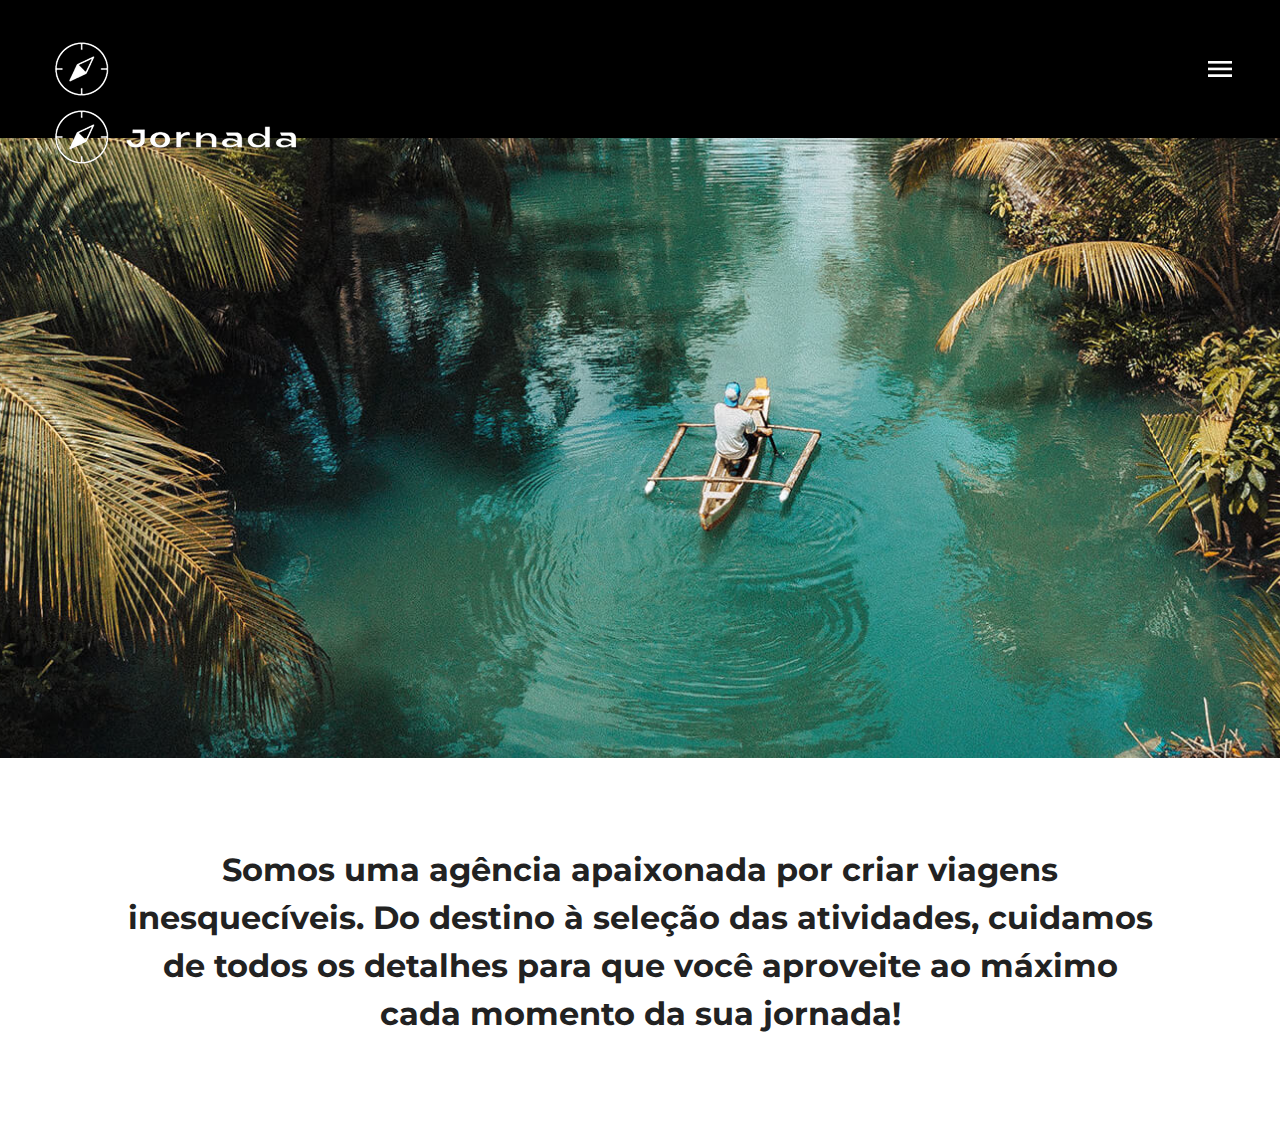
<file: SiteJornadaViagens/index.html>
<!DOCTYPE html>
<html lang="pt-br">
<head>
    <meta charset="UTF-8">
    <meta name="viewport" content="width=device-width, initial-scale=1.0">
    <title>Jornada Viagens</title>
    <link rel="stylesheet" href="css/style.css">
</head>
<body>
    <header>
      <a class="logo" href="index.html" title="Voltar para pagina inicial" >
        <img class="logo-mobile" src="img/Logo-provisória-branca 1.png" alt="Bussola do lago na cor branca">
        <img class="logo-desktop" src="img/Logo-provisória-branca 1 (1).png" alt="Bussola do logo">
      </a>
      <div class="navegacao-menu">
        <label for="menu">
          <img src="img/menu.png" alt="menu">
        </label>
        <input type="checkbox" id="menu" hidden>
        <nav>
          <ul class="list-links">
            <li><a href="blog.html" target="_blank" title="acessar blog">Blog</a></li>
            <li><a href="pacotes.html" target="_blank" title="acessartes de viagem">Pacotes de viagem</a></li>
            <li><a href="contato.html" target="_blank" title="acessar contato">Contato</a></li>
          </ul>
        </nav>
      </div>
    </header>
    <section class="hero">
      <div class="hero-img"></div>
      <!-- <img src="img/hero-mobile.jpg" alt=""> -->
      <h2>Somos uma agência apaixonada por criar viagens inesquecíveis. Do destino à seleção das atividades, cuidamos de todos os detalhes para que você aproveite ao máximo cada momento da sua jornada!</h2>
    </section>
</body>
</html>
</file>
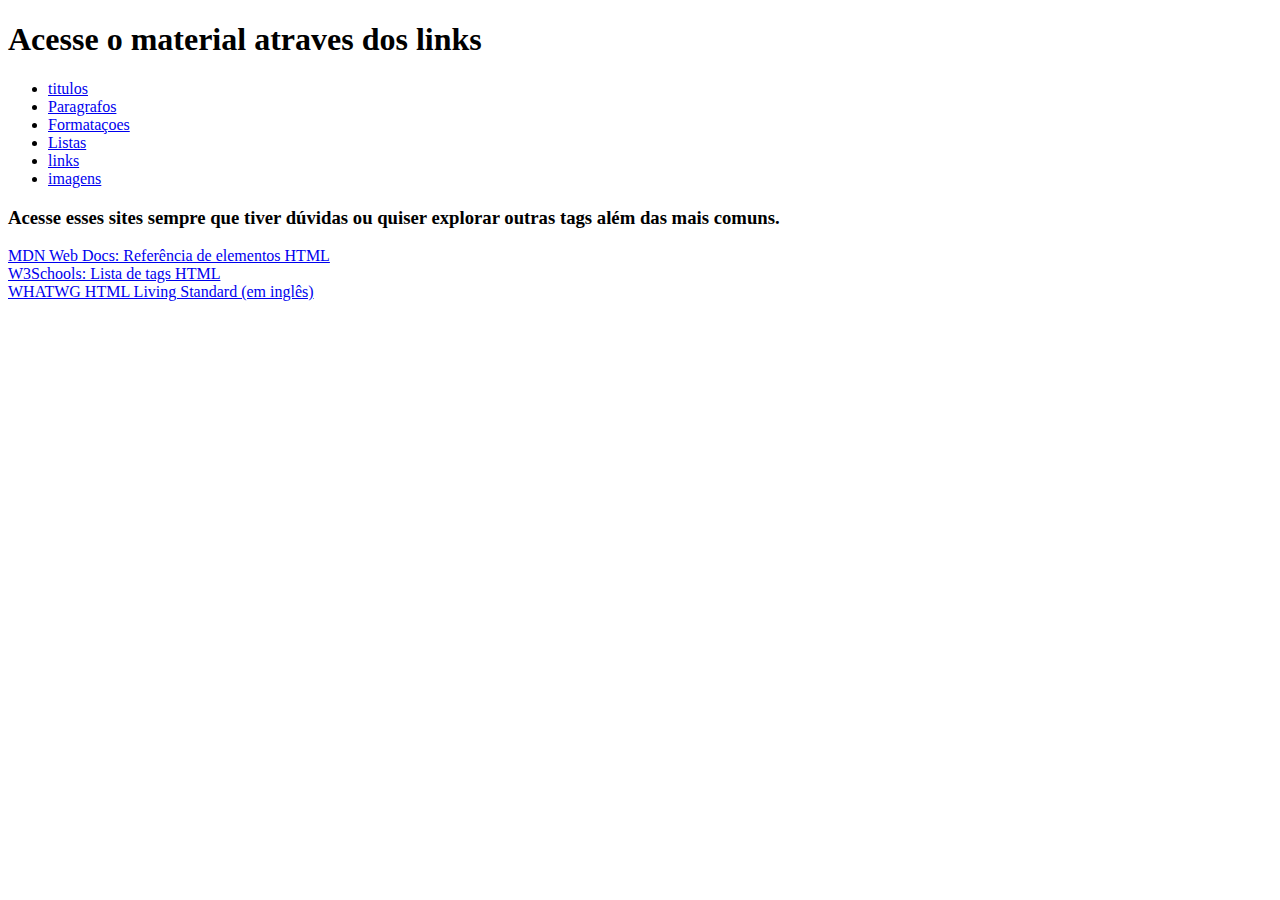
<file: tags-html/index.html>
<!DOCTYPE html>
<html lang="pt-br">
<head>
    <meta charset="UTF-8">
    <meta name="viewport" content="width=device-width, initial-scale=1.0">
    <title> TAGS HTML</title>
</head>
<body>
    <h1>Acesse o material atraves dos links</h1>
    <ul>
        <li><a href="titulos.html" target="_blank">titulos</a></li>
        <li><a href="Paragrafos.html" target="_blank">Paragrafos</a></li>
        <li><a href="formataçoes.html" target="_blank">Formataçoes</a></li>
        <li><a href="listas.html" target="_blank">Listas</a></li>
        <li><a href="links.html" target="_blank">links</a></li>
        <li><a href="imagens.html" target="_blank">imagens</a></li>
    </ul> 
    <h3>Acesse esses sites sempre que tiver dúvidas ou quiser explorar outras tags além das mais comuns.</h3>
    <a href="https://developer.mozilla.org/en-US/docs/Web/HTML/Reference/Elements/kbd" target="_blank">MDN Web Docs: Referência de elementos HTML</a> <br>
    <a href="https://www.w3schools.com/tags/default.asp" target="_blank">W3Schools: Lista de tags HTML</a><br>
    <a href="https://html.spec.whatwg.org/multipage/" target="_blank">WHATWG HTML Living Standard (em inglês)</a>
</body>
</html>
</file>
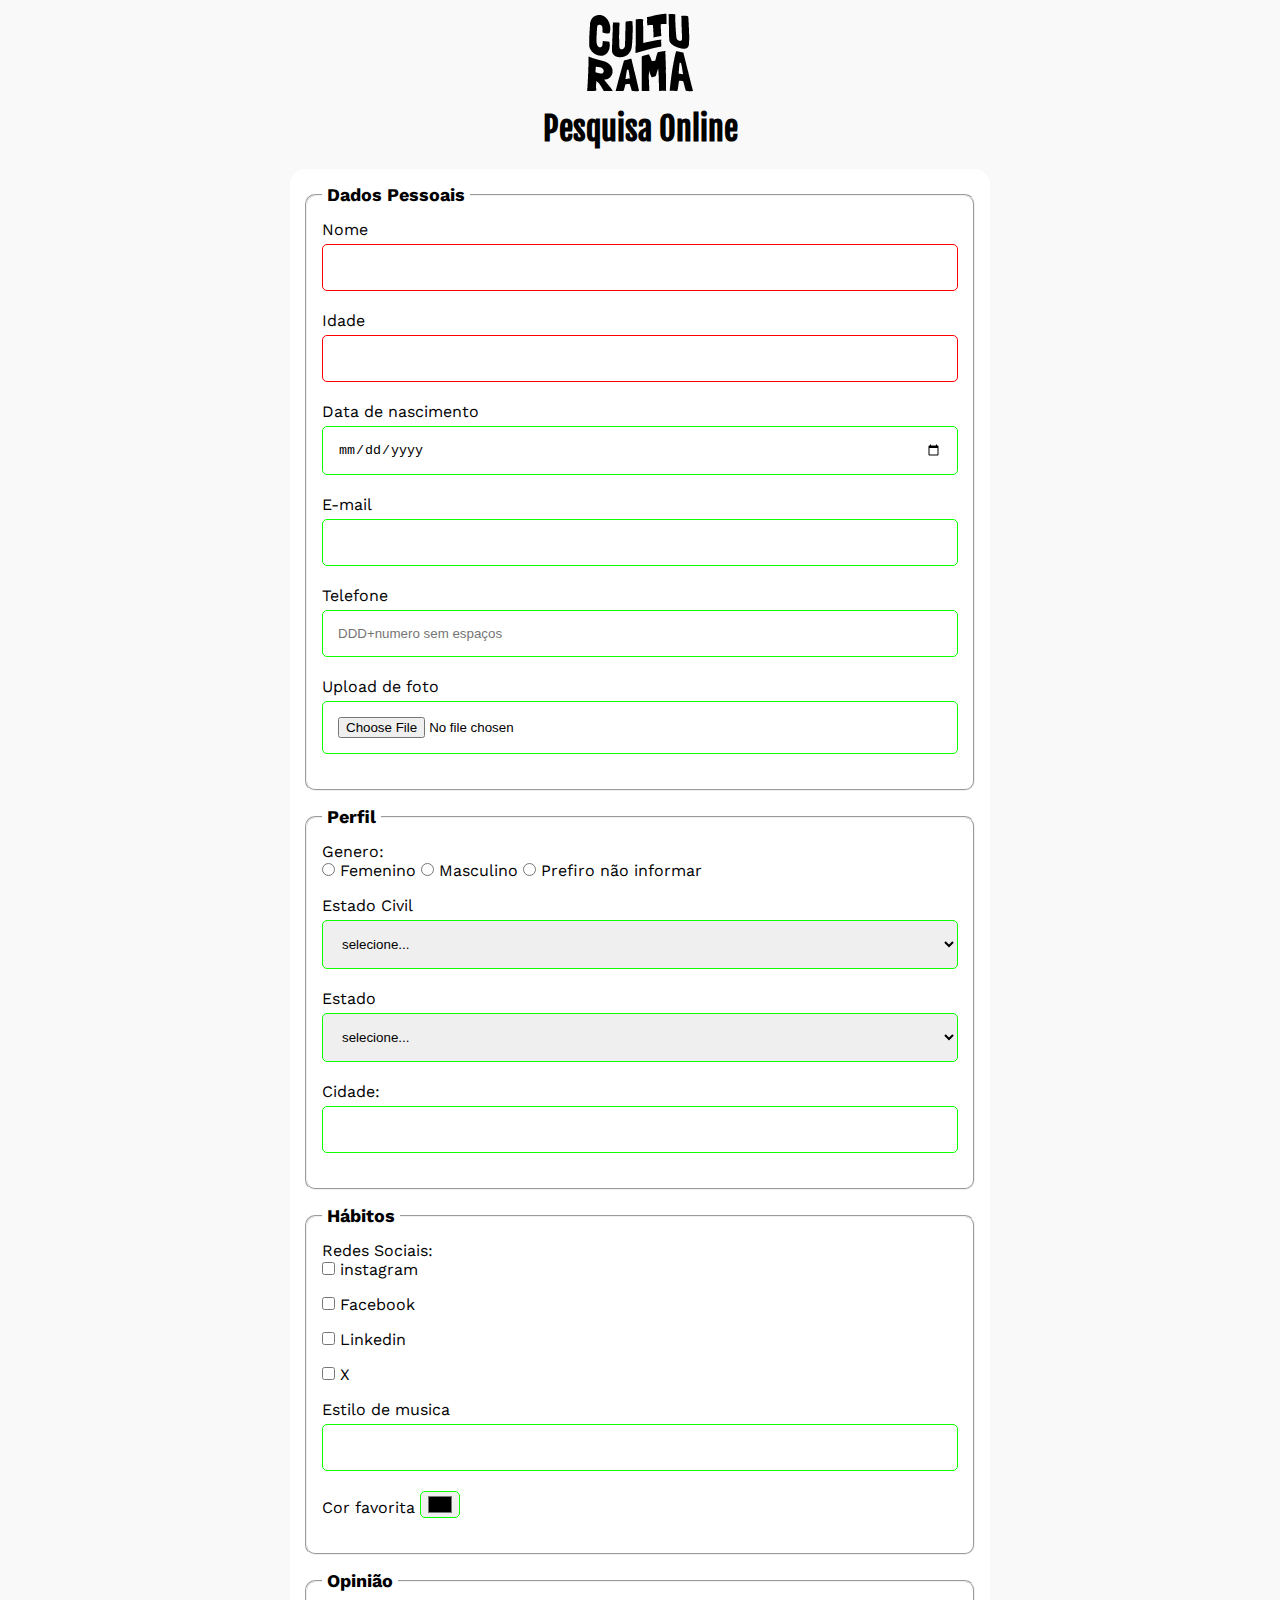
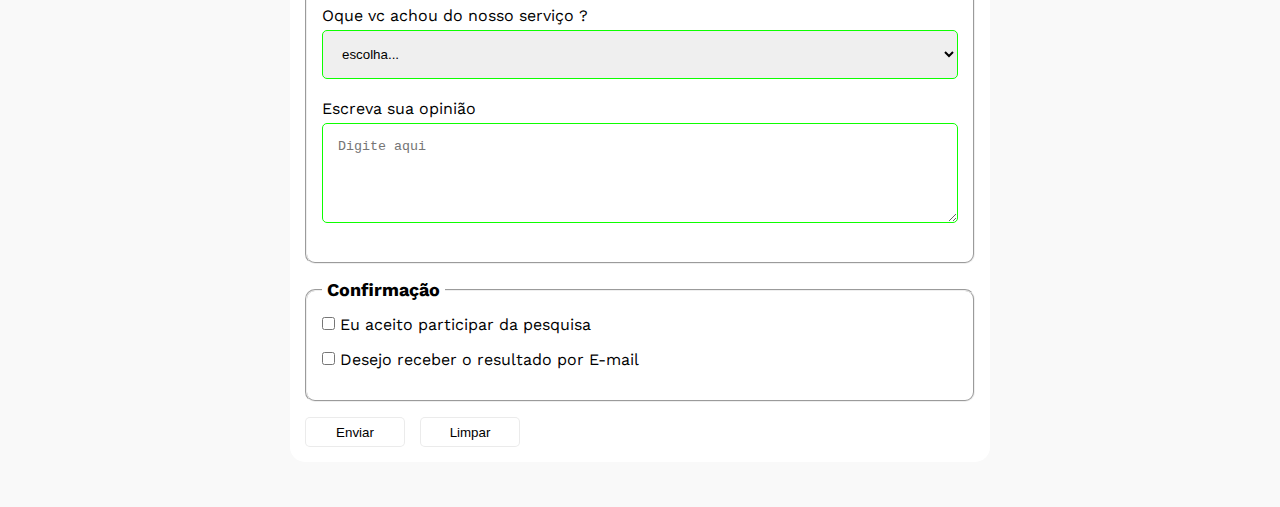
<file: tags-html/pesquisa-culturama/index.html>
<!DOCTYPE html>
<html lang="pt-br">
<head>
    <meta charset="UTF-8">
    <meta name="viewport" content="width=device-width, initial-scale=1.0">
    <title>Pesquisa Culturama</title>

    <link rel="preconnect" href="https://fonts.googleapis.com">
    <link rel="preconnect" href="https://fonts.gstatic.com" crossorigin>
    <link href="https://fonts.googleapis.com/css2?family=Fjalla+One&family=Work+Sans&display=swap" rel="stylesheet">

    <link rel="stylesheet" href="style.css">
    <link rel="shortcut icon" href="img/culturama-favico.png" type="image/x-icon">
</head>
<body>
    <main>
        <header>
            <img src="img/logo-culturama.png" alt="Logo Culturama">
            <h1>Pesquisa Online</h1>
        </header>
        <section>
            <form action="" method="get"> <!--action recebe uma url de destino dos dados-->
                <!-- dados pessoais -->
                <fieldset>
                    <legend>Dados Pessoais</legend>
                    <label for="name">Nome</label>
                    <input type="text" name="userName" required id="name"><br>

                    <label for="age">Idade</label>
                    <input type="number" id="age"min="12" max="100" required><br>

                    <label for="birthdate">Data de nascimento</label>
                    <input type="date" name="birthdate" id="birthdate"><br>

                    <label for="useremail">E-mail</label>
                    <input type="email" name="useremail" id="useremail"><br>

                    <label for="userphone">Telefone</label>
                    <input type="tel" name="userphone" id="userphone" pattern="[0-9]{11}" placeholder="DDD+numero sem espaços"><br>

                    <label for="userimage">Upload de foto</label>
                    <input type="file" accept="image/*" id="userimage" name="userimage"><br>
                </fieldset>
                <fieldset> 
                    <legend>Perfil</legend>
                    <p>Genero:</p>
                    <input type="radio" name="userGender" id="fem" value="Femenino">
                    <label for="fem">Femenino</label>

                    <input type="radio" name="userGender" id="masc" value="Masculino">
                    <label for="masc">Masculino</label>

                    <input type="radio" name="userGender" id="Notinfotmat" value="Notinfotmat">
                    <label for="Notinfotmat">Prefiro não informar</label> <br>

                    <label for="maritalStatus">Estado Civil</label>
                    <select id="maritalStatus" name="userMaritalStatus">
                        <option value="notselect">selecione...</option>
                        <option value="casado">casado</option>
                        <option value="casado">Solteiro</option>
                        <option value="casado">Divorciado</option>
                        <option value="casado">União Instavel</option>
                    </select><br>

                    <label for="Userstate">Estado</label>
                    <select name="Userstate" required>
                    <option value="notselect">selecione...</option>
                    <option value="Acre"> Acre </option>
                    <option value="Alagoas"> Alagoas </option>
                    <option value="Amapá"> Amapá </option>
                    <option value="Amazonas"> Amazonas </option>
                    <option value="Bahia"> Bahia </option>
                    <option value="Ceará"> Ceará </option>
                    <option value="Distrito Federal"> Distrito Federal </option>
                    <option value="Espirito Santo"> Espirito Santo </option>
                    <option value="Goiás"> Goiás </option>
                    <option value="Maranhão"> Maranhão </option>
                    <option value="Mato Grosso do Sul"> Mato Grosso do Sul </option>
                    <option value="Mato Grosso "> Mato Grosso </option>
                    <option value="Minas Gerais"> Minas Gerais </option>
                    <option value="Pará"> Pará </option>
                    <option value="Paraíba"> Paraíba </option>
                    <option value="Paraná"> Paraná </option>
                    <option value="Pernambuco"> Pernambuco </option>
                    <option value="Piauí"> Piauí </option>
                    <option value="Rio de Janeiro"> Rio de Janeiro </option>
                    <option value="Rio Grande do Norte"> Rio Grande do Norte </option>
                    <option value="Rio Grande do Su"> Rio Grande do Sul </option>
                    <option value="Rondônia"> Rondônia </option>
                    <option value="Roraima"> Roraima </option>
                    <option value="Santa Catarina"> Santa Catarina </option>
                    <option value="São Paulo"> São Paulo </option>
                    <option value="Sergipe"> Sergipe </option>
                    <option value="Tocantins"> Tocantins </option>
                    </select><br>
                    <label for="city">Cidade:</label>
                    <input type="text" name="userCity">
                </fieldset>
                <fieldset>
                    <legend>Hábitos</legend>
                    <p>Redes Sociais:</p>
                    <input type="checkbox" name="social" id="instagram" value="instagram">
                    <label for="instagram">instagram</label><br>
                    
                    <input type="checkbox" name="social" id="Facebook" value="Facebook">
                    <label for="Facebook">Facebook</label><br>

                    <input type="checkbox" name="social" id="Linkedin" value="Linkedin">
                    <label for="Linkedin">Linkedin</label><br>

                    <input type="checkbox" name="social" id="X" value="X">
                    <label for="social">X</label><br>

                    <label for="musicstyle">Estilo de musica</label>
                    <input list="styleTypes" type="text" id="musicstyle" name="userMusicStyle">
                    <datalist id="styleTypes">
                        <option value="Rock">
                        <option value="pop">
                        <option value="samba">
                        <option value="sertanejo">
                    </datalist>
                    <br>
                    <label for="color">Cor favorita</label>
                    <input type="color" name="userFavoritColor" id="color">
                </fieldset>
                <fieldset>
                    <legend>Opinião</legend>
                    <label for="satisfaction">Oque vc achou do nosso serviço ?</label> <br>
                    <select name="satisfaction" id="satisfaction">
                        <option value="escola">escolha...</option>
                        <option value="Otima">Otima</option>
                        <option value="Boa">Boa</option>
                        <option value="Regular">Regular</option>
                        <option value="Ruim">Ruim</option>
                    <select><br>
                    <label for="commet">Escreva sua opinião</label>   
                    <textarea name="commet" id="commet" placeholder="Digite aqui"></textarea>
                </fieldset>
                <fieldset>
                    <legend>Confirmação</legend>
                    <input type="checkbox" name="userlgpd" id="userlgpdTerm" value="accepted" required>
                    <label for="userlgpdTerm">Eu aceito participar da pesquisa</label><br>

                    <input type="checkbox" name="userGetResult" id="userGetResult" value="accepted" required>
                    <label for="userGetResult">Desejo receber o resultado por E-mail</label><br>
                </fieldset>
                <button type="submit">Enviar</button>
                <button type="reset">Limpar</button>
            </form>
        </section>
    </main>
</body>
</html>
</file>
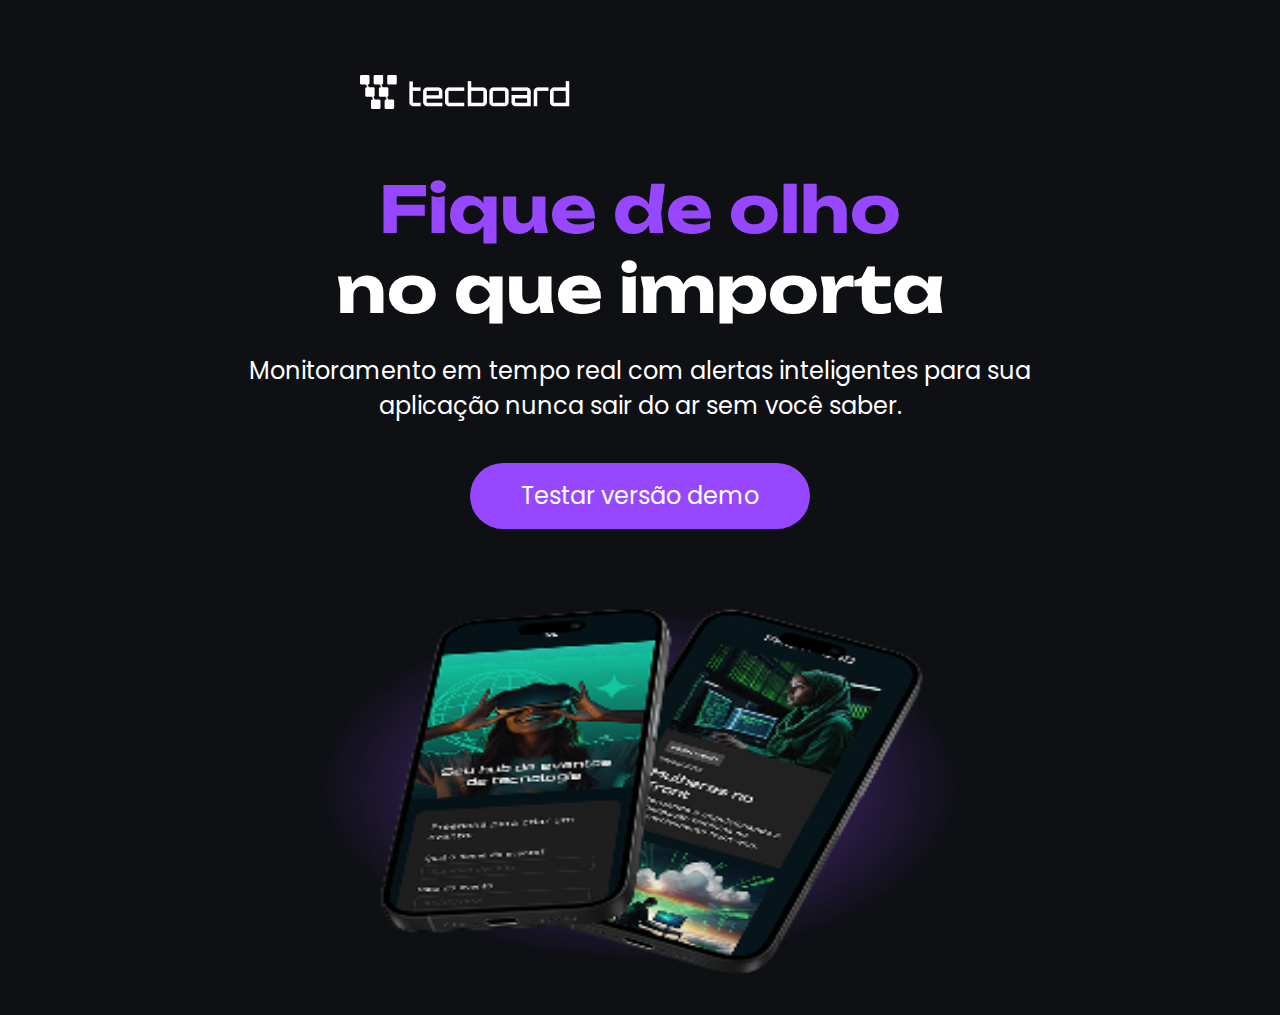
<file: tags-html/tacboard/index.html>
<!DOCTYPE html>
<html lang="pt-br">
<head>
    <meta charset="UTF-8">
    <meta name="viewport" content="width=device-width, initial-scale=1.0">
    <meta name="description" content="Tecboard App - monitore suas aplicações em tempo real, para que elas nunca saiam do ar sem você saber">
    <meta name="og:title" content="Tecboard App">
    <meta name="og:description" content="Monitore suas aplicações em tempo real, para que elas nunca saiam do ar sem você saber">
    <meta name="og:image" content="https://danicastilho.github.io/tecboard/img/celulares-sobrespostos-desktop.png">
    <meta name="og:type" content="website">
    <meta name="og:url" content="https://danicastilho.github.io/tecboard/">

    <link rel="icon" href="favicon-tecboard-roxo.svg" type="image/svg+xml">
    <link rel="stylesheet" href="css/style.css">
    
    <title>Tecboard</title>
    
    <meta name="google-site-verification" content="54-Po2ep1Lbu1mtYSbjfC4UkEeluThC8_FXgffuajUg" />
</head>
<body>
    <header>
        <img src="image/logo-tecboard-branco (1).png" alt="Logo do Tecboard App na cor branca">
    </header>
    <main>
        <section>
            <h1>
                <span>Fique de olho</span>
                <br>no que importa
            </h1>
            <p>Monitoramento em tempo real com alertas inteligentes para sua <span>aplicação</span> nunca sair do ar sem você saber.</p>
            <a href="#" title="Teste a versão demo do App Tecboard">Testar versão demo</a>
            <img src="image/celulares-sobrepostos-mobile.png" alt="Tela do App Tecboard em dois celulares pretos sobrepostos, com destaque para o hub de eventos de tecnologia.">
        </section>
    </main>
</body>
</html>
</file>
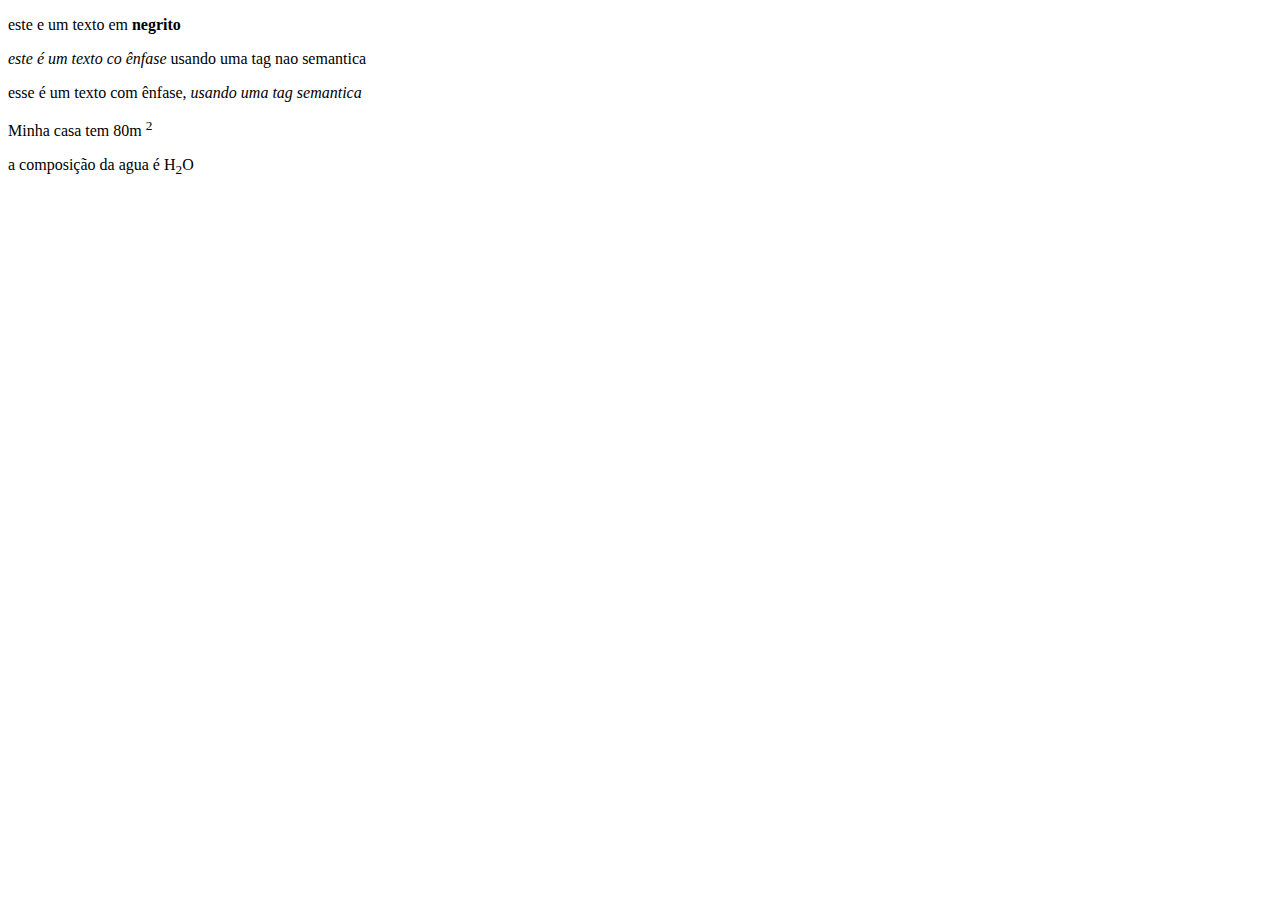
<file: tags-html/formataçoes.html>
<!DOCTYPE html>
<html lang="en">
<head>
    <meta charset="UTF-8">
    <meta name="viewport" content="width=device-width, initial-scale=1.0">
    <title>formataçoes</title>
</head>
<body>
    <p> este e um texto em <strong>negrito</strong></p>

    <p> <i>este é um texto co ênfase</i> usando uma tag nao semantica </p>

    <p>esse é um texto com ênfase, <em>usando uma tag semantica</em></p>

    <p>Minha casa tem 80m <sup>2</sup></p>

    <p>a composição da agua é H<sub>2</sub>O </p>
</body>
</html>
</file>
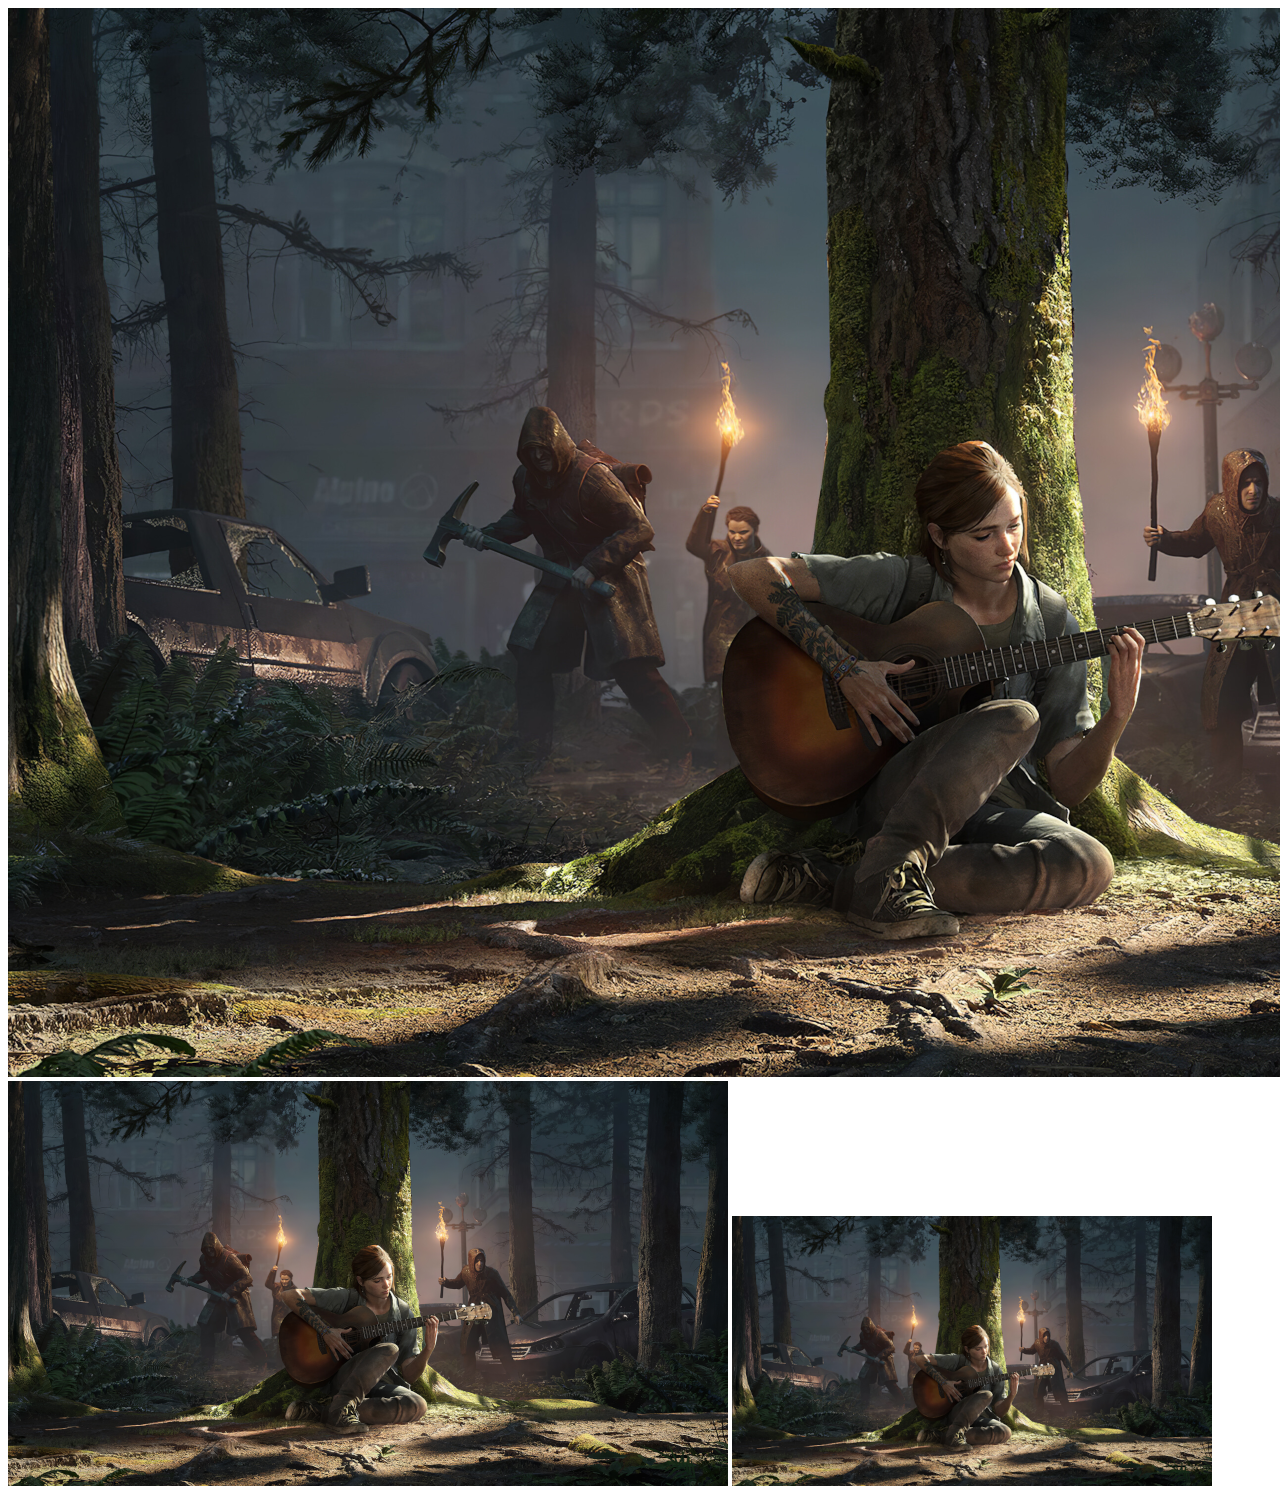
<file: tags-html/imagens.html>
<!DOCTYPE html>
<html lang="en">
<head>
    <meta charset="UTF-8">
    <meta name="viewport" content="width=device-width, initial-scale=1.0">
    <title>imagens</title>
</head>
<body>
    <img src="imagens/paissagem1900.png" alt="the last of us">
    <img src="imagens/paisagem720.png" alt="the last of us">
    <img src="imagens/paisagem480.png" alt="the last of us"> 
</body>
</html>
</file>
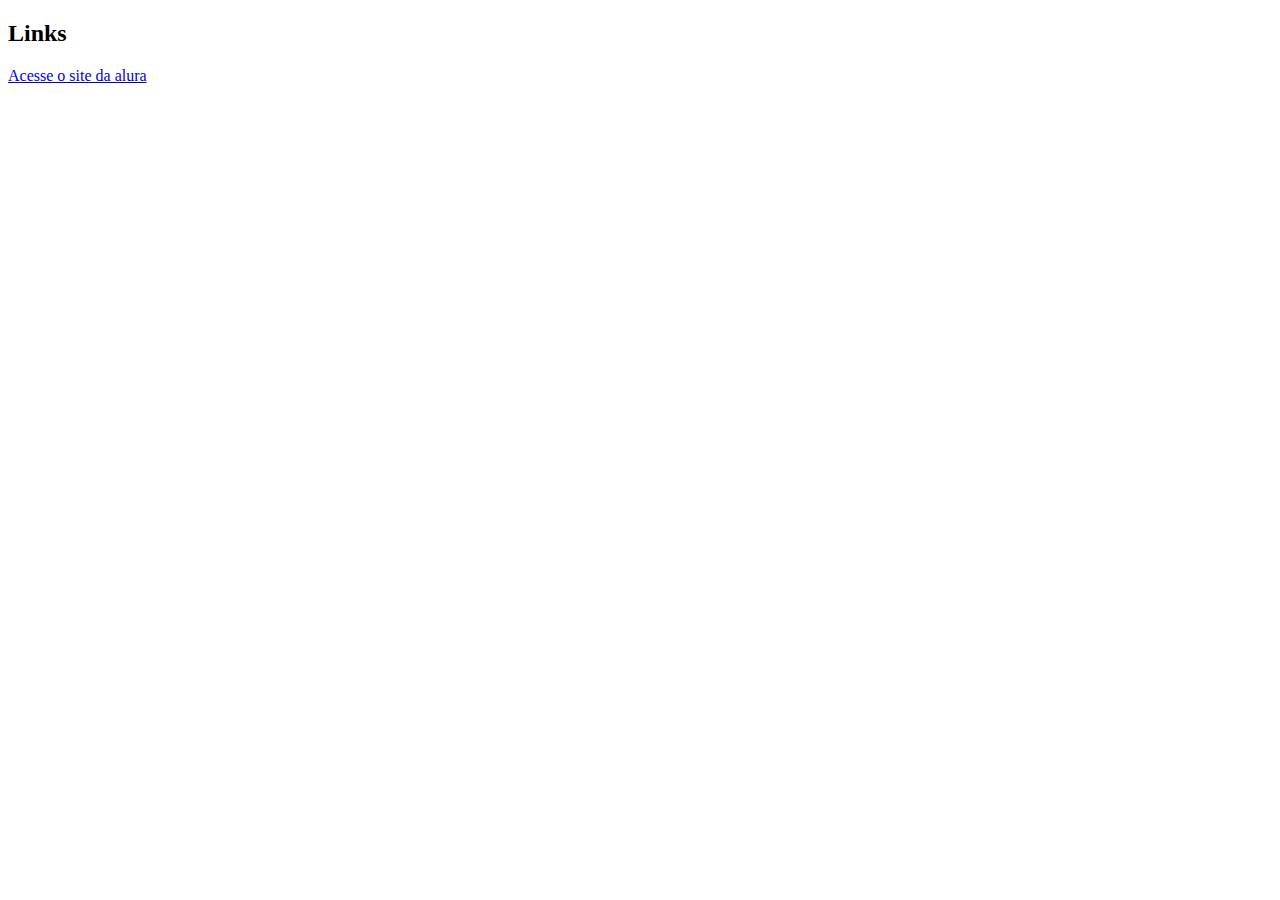
<file: tags-html/links.html>
<!DOCTYPE html>
<html lang="en">
<head>
    <meta charset="UTF-8">
    <meta name="viewport" content="width=device-width, initial-scale=1.0">
    <title>links</title>
</head>
<body>
    <h2>Links</h2> 
    <a href="http://www.alura.com.br" target="_blank" rel="external">Acesse o site da alura</a>
</body>
</html>
</file>
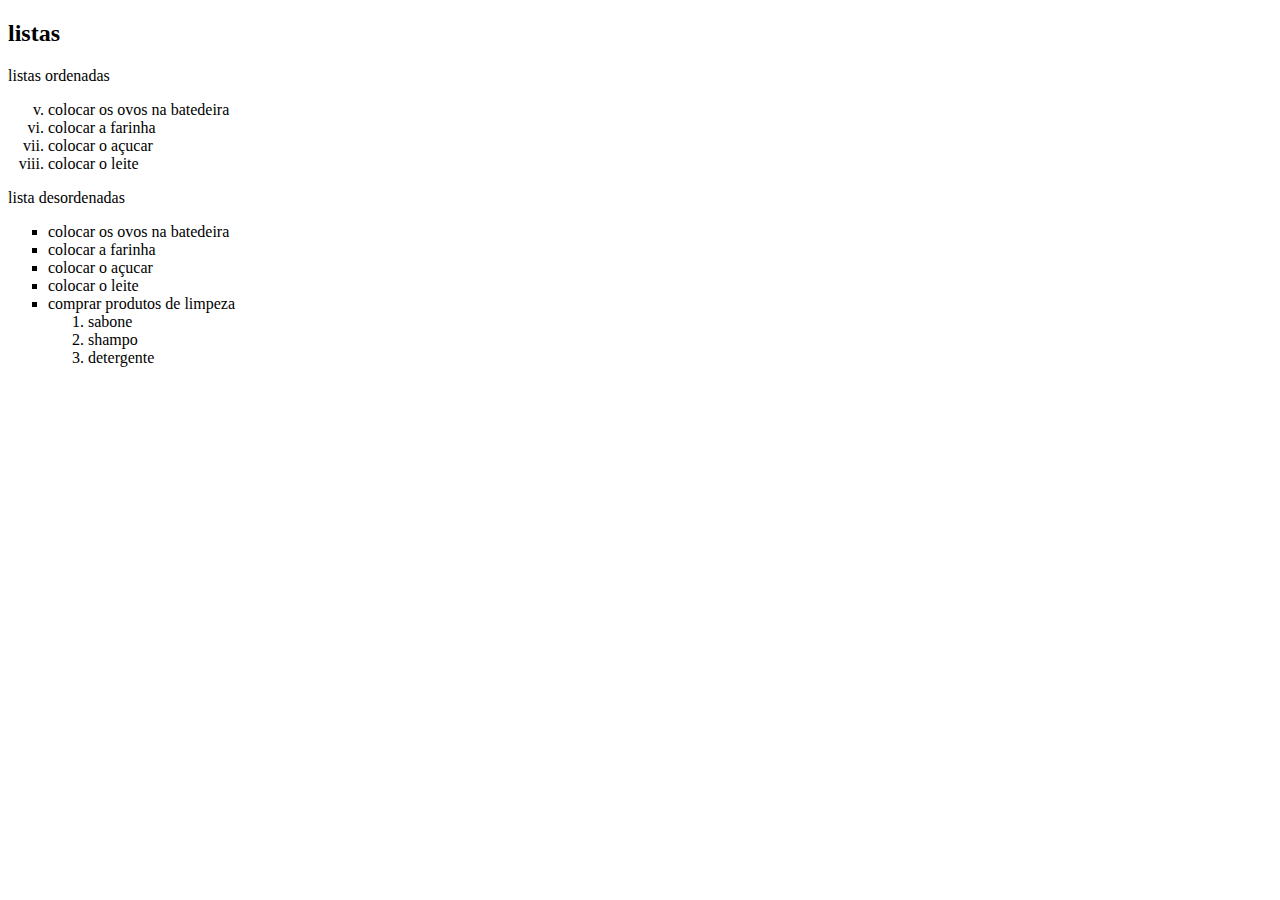
<file: tags-html/listas.html>
<!DOCTYPE html>
<html lang="en">
<head>
    <meta charset="UTF-8">
    <meta name="viewport" content="width=device-width, initial-scale=1.0">
    <title>Listas</title>
</head>
<body>
    <h2>listas</h2>
    <p>listas ordenadas</p>
    <ol type="i" start="5">
        <li>colocar os ovos na batedeira</li>
        <li>colocar a farinha</li>
        <li>colocar o açucar</li>
        <li>colocar o leite</li>
    </ol>

    <p>lista desordenadas</p>
    <ul type="square">
        <li>colocar os ovos na batedeira</li>
        <li>colocar a farinha</li>
        <li>colocar o açucar</li>
        <li>colocar o leite</li>
        <!--sub listas-->
        <li>comprar produtos de limpeza
            <ol>
                <li>sabone</li>
                <li>shampo</li>
                <li>detergente</li>
            </ol>
        </li>
    </ul>
</body>
</html>
</file>
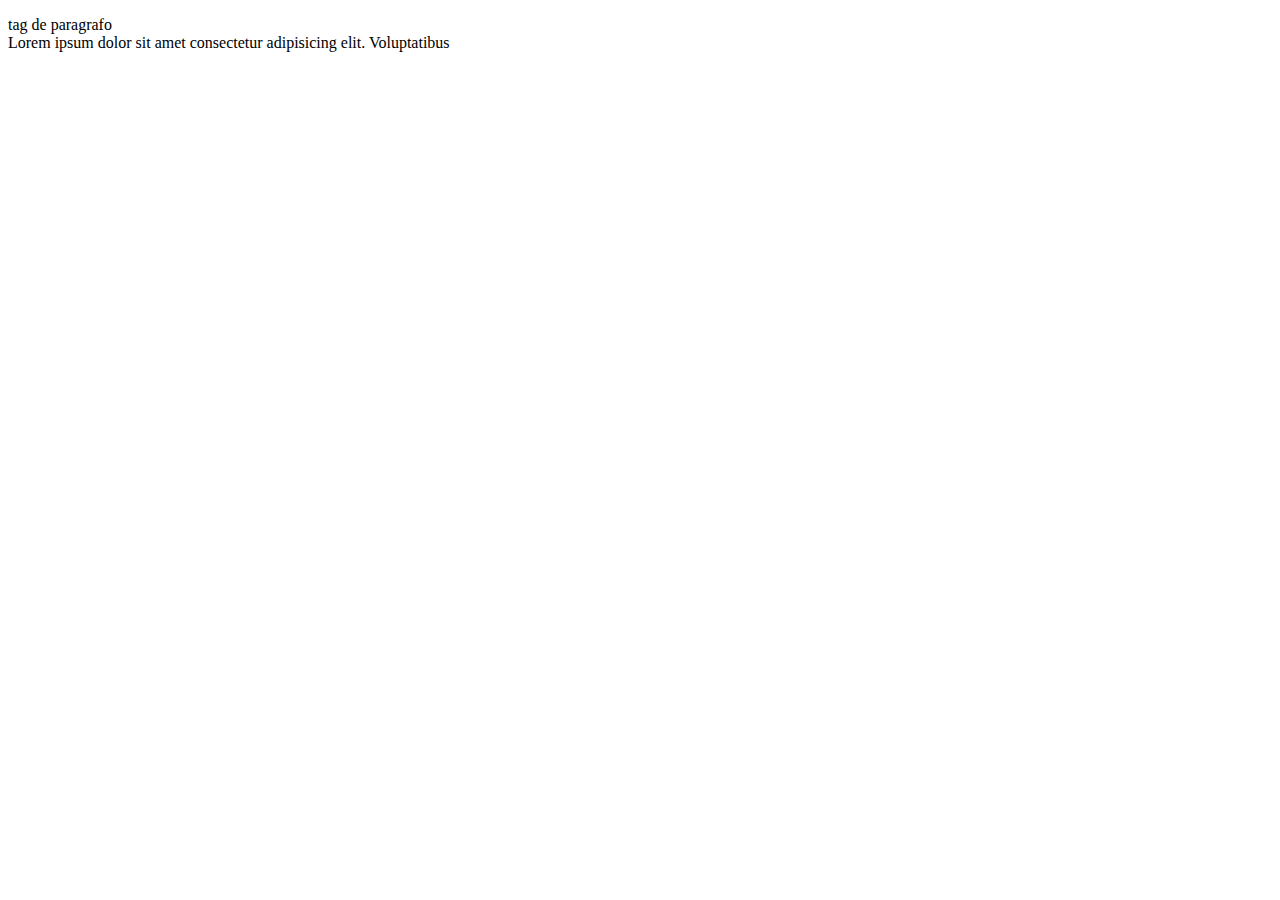
<file: tags-html/Paragrafos.html>
<!DOCTYPE html>
<html lang="en">
<head>
    <meta charset="UTF-8">
    <meta name="viewport" content="width=device-width, initial-scale=1.0">
    <title>Paragrafos</title>
</head>
<body>
    <p>tag de paragrafo <br>Lorem ipsum dolor sit amet consectetur adipisicing elit. Voluptatibus</p>
</body>
</html>
</file>
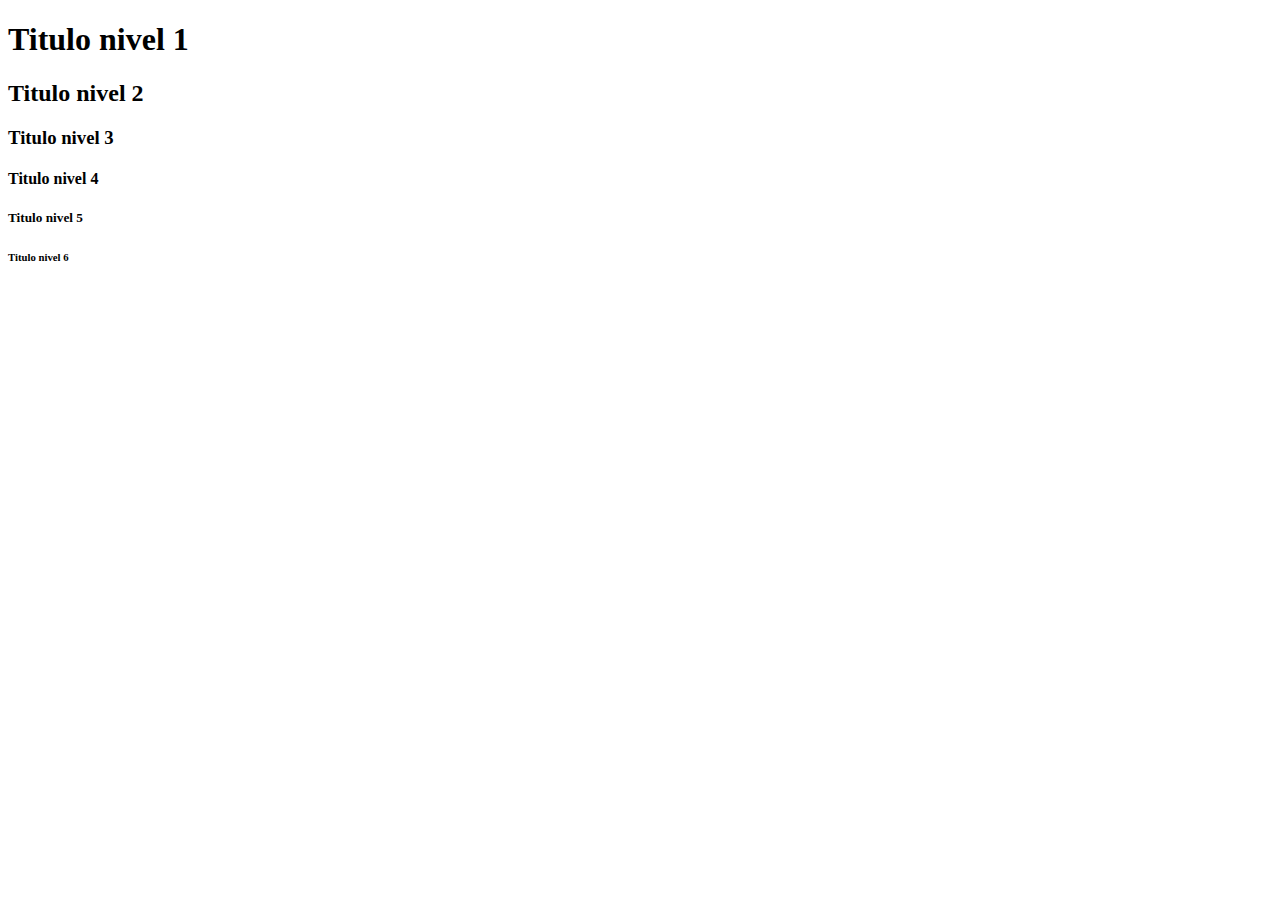
<file: tags-html/titulos.html>
<!DOCTYPE html>
<html lang="en">
<head>
    <meta charset="UTF-8">
    <meta name="viewport" content="width=device-width, initial-scale=1.0">
    <title>Hierarquia de titulos</title>
</head>
<body>
    <h1>Titulo nivel 1</h1>
    <h2>Titulo nivel 2</h2>
    <h3>Titulo nivel 3</h3>
    <h4>Titulo nivel 4</h4>
    <h5>Titulo nivel 5</h5>
    <h6>Titulo nivel 6</h6>
</body>
</html>
</file>
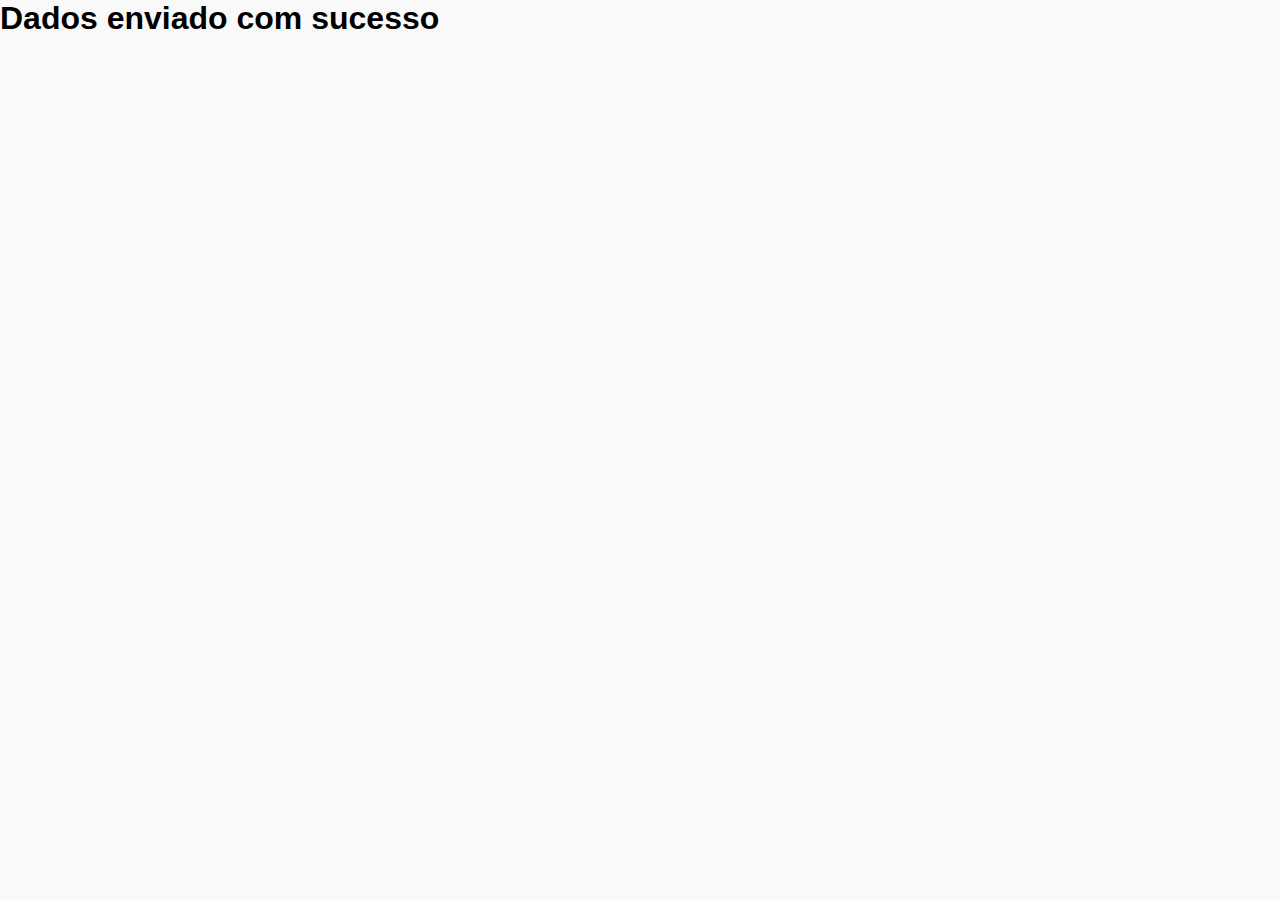
<file: tags-html/pesquisa-culturama/sucesso.html>
<!DOCTYPE html>
<html lang="en">
<head>
    <meta charset="UTF-8">
    <meta name="viewport" content="width=device-width, initial-scale=1.0">
    <title>Pesquisa Culturama</title>
    <link rel="shortcut icon" href="favicon.ico" type="image/x-icon">
    <link rel="stylesheet" href="style.css">
    

    <link rel="stylesheet" href="sucesso.html">
    <link rel="stylesheet" href="style.css">
    <link rel="shortcut icon" href="img/culturama-favico.png" type="image/x-icon">

</head>
<body>
    <h1>Dados enviado com sucesso</h1>
</body>
</html>
</file>
<file: SiteJornadaViagens/css/style.css>
@import url(global.css);
@import url(header.css);
@import url(hero.css);
@import url(offers.css);
</file>
<file: tags-html/pesquisa-culturama/style.css>
* {
    margin: 0;
    padding: 0;
    box-sizing: border-box;
}

body {
    background-color: #f9f9f9f9;
    font-family: "work sans", sans-serif;
}

main{
    width: 100%;
    max-width: 700px;
    margin: 0 auto;
}

header {
    text-align: center;
    margin-bottom: 20px;
}

h1 {
    font-family:"Fjalla One", sans-serif ;
}

form {
    background-color: white;
    padding: 15px;
    border-radius: 15px;
    margin-bottom: 45px;
}

fieldset {
    padding: 15px;
    border: 1ps solid #cccccc;
    border-radius: 10px;
    margin-bottom: 15px;
}

legend {
    font-weight: bold;
    font-size: 18px;
    padding: 0 5px;
}

label {
    display: inline-block; /*trasforma em bloco ja que label é uma linha*/
    margin-bottom: 5px;
}

input, select, textarea {
    width: 100%;
    padding: 15px;
    margin-bottom: 20px;
    border: 1px solid #cccc;
    border-radius: 5px;
}

textarea {
    min-height: 100px;
}

input[type="radio"],
input[type="checkbox"]{
    width: auto;
}

input[type="color"]{
    width: 40px;
    padding: 0 5px;
}

input:invalid,
select:invalid,
textarea:invalid {
    border-color: red;
}

input:valid,
select:valid,
textarea:valid {
    border-color: rgb(13, 255, 0);
}

button {
    width: 100px;
    height: 30px;
    margin-right: 10px;
    background-color:  white;
    border: 1px solid #d2d2d272;
    border-radius: 5px;
    cursor: pointer;
}

button[type="submit"]:hover {
    background-color: #001eff98;
}

button[type="reset"]:hover {
    background-color: #ff550098;
}
</file>
<file: tags-html/tacboard/css/style.css>
/* Definição de fontes */
@font-face {
    font-family: "Unbounded";
    src: url("../fontes/Unbounded-Bold.ttf") format("truetype");
    font-weight: 700;
    font-style: normal;
    font-display: swap;
}

@font-face {
    font-family: "Poppins";
    src: url("../fontes/Poppins-Regular.ttf") format("truetype");
    font-weight: 400;
    font-style: normal;
    font-display: swap;
}

/* Reset */
* {
    margin: 0;
    padding: 0;
}

/* Estilo Desktop */
body{
    background-color:#0E1014;
    color: #ffffff;
}

header img{
    display: block;
    margin: 75px 0 0 360px;
}

h1{
    font-size: 64px;
    font-family: "Unbounded", sans-serif;
    text-align: center;
    margin-top: 60px;
}

h1 span{
    color: #9747FF;
}

p{
    font-family: "Poppins", sans-serif;
    font-size: 24px;
    text-align: center;
    margin: 24px auto 0;
    width: 792px;
}

a{
    color: #ffffff;
    font-family: "Poppins", sans-serif;
    font-size: 24px;
    text-decoration: none;
    background-color: #9747FF;
    width: 340px;
    height: 66px;
    display: block;
    text-align: center;
    line-height: 66px;
    border-radius: 36px;
    margin: 40px auto;
}

a:hover{
    background-color: #8233E8;
}

section img{
    display: block;
    width: 792px;
    height: 446px;
    margin: 0 auto;
}


@media(max-width: 768px){

    header img{
        margin:65px 0 0 60px;
    }

    p{
        width: 648px;
    }

}

@media(max-width: 375px){
    header img{
        margin:32px 0 0 16px;
    }
    h1{
        font-size: 40px;
    }
    p{
        font-size: 20px;
        width: 340px;
    }
    a{
        font-size: 20px;
        width: 251px;
    }
    section img{
        width: 340px;
        height: 230px;
    }
}
</file>
